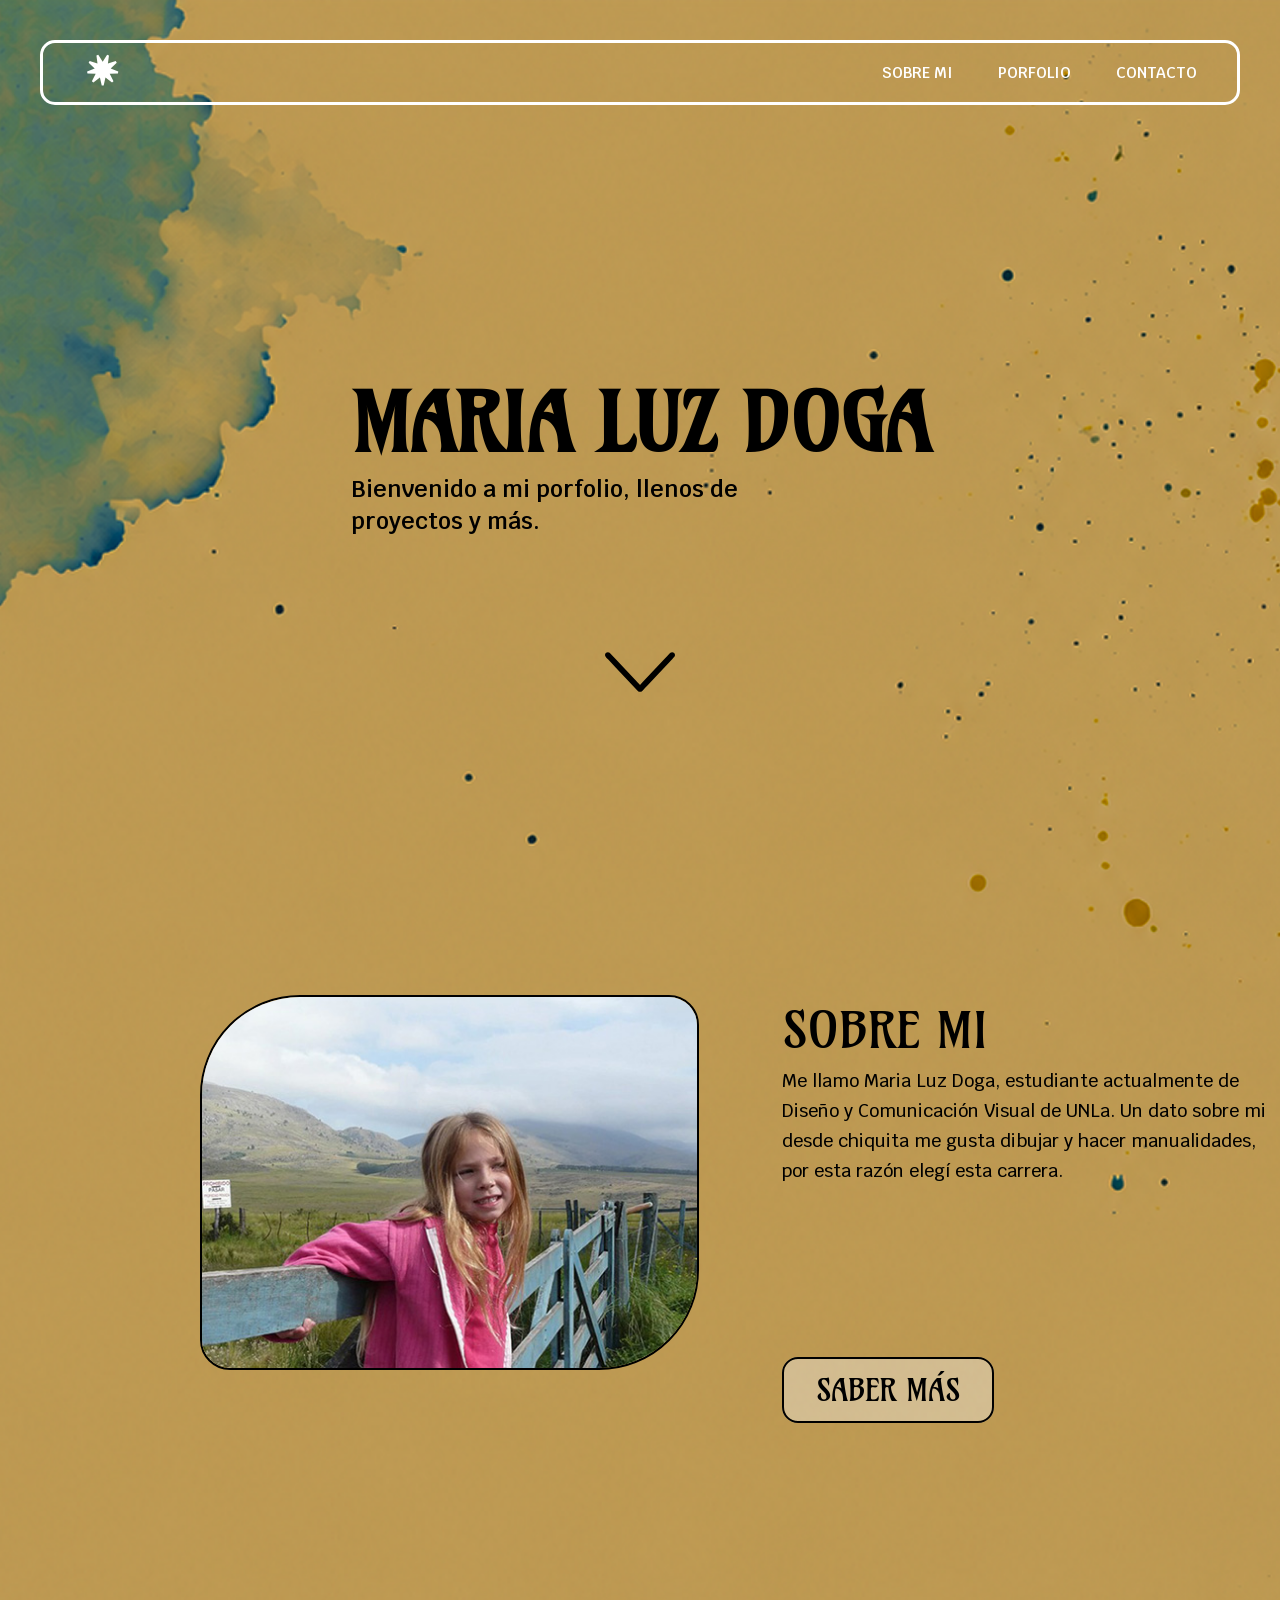
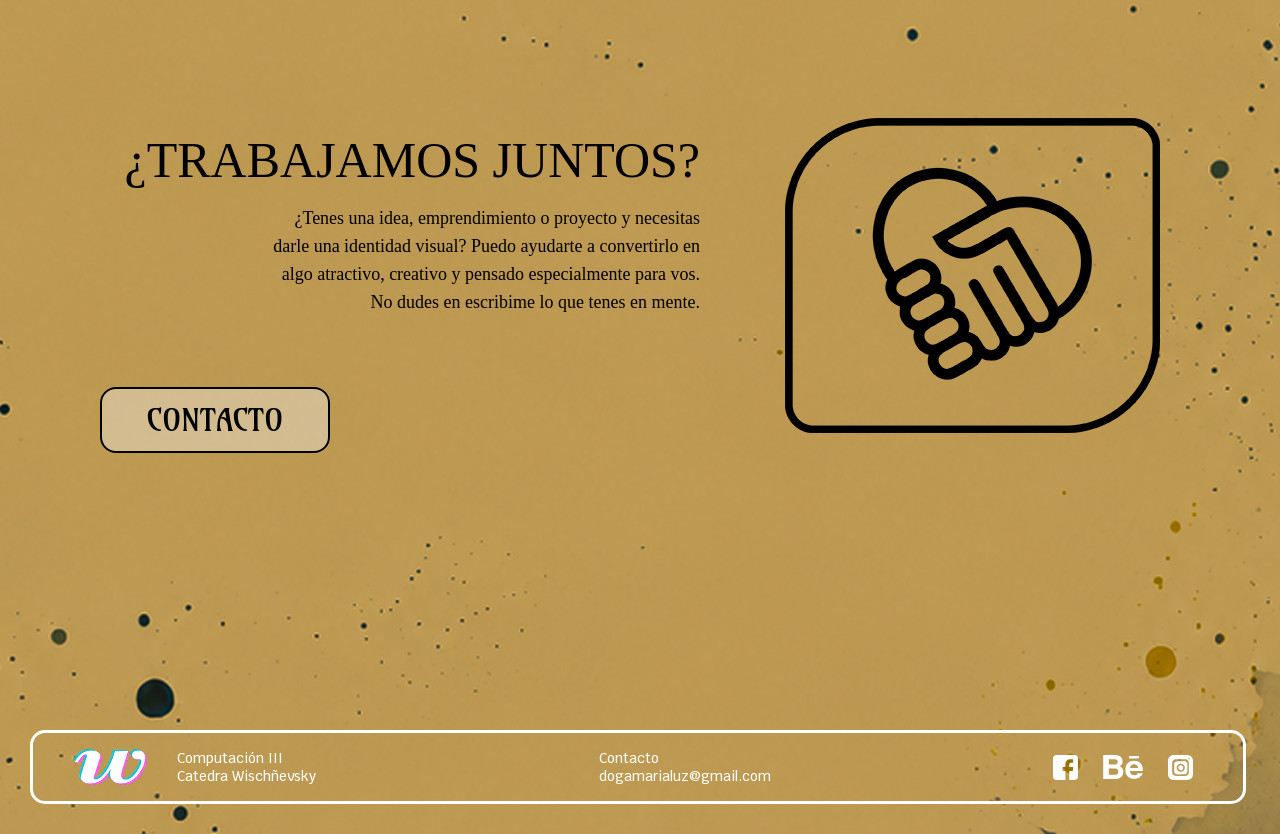
<file: index.html>
<!DOCTYPE html>
<html>

<head>
    <meta charset="utf-8">
    <meta name="viewport" content="width=device-width, initial-scale=1.0">
    <title>La web de Doga</title>
    <link rel="stylesheet" href="estilos.css">
    <link rel="icon" type="image/x-icon" href="favicon.ico">
</head>

<body>
    <header>
        <nav>
            <a href="index.html">
                <img src="img/svg/estrella.svg" alt="logo" width="40" height="39" />
            </a>

            <ul id="botones">
                <li>
                    <a href="sobremi.html">SOBRE MI</a>
                </li>
                <li>
                    <a href="porfolio.html">PORFOLIO</a>
                </li>
                <li>
                    <a href="contacto.html">CONTACTO</a>
                </li>
            </ul>
        </nav>
    </header>

    <main>
        <section class="presentacion">
            <article>
                <h1>MARIA LUZ DOGA</h1>
                <h2>Bienvenido a mi porfolio, llenos de proyectos y más.</h2>
            </article>
            <img src="img/svg/flecha.svg" alt="flecha" width="70" height="31" class="flecha">
        </section>

        <section class="sobremi-index">
            <article class="sm-texto">
                <img id="foto-mia" src="img/chiquita.jpg" alt="yo de chiquita en la tranquera de un campo" width="500"
                    height="375" class="mari-chiquita1">
                <div class="mari">
                    <h3 class="h3-yo">SOBRE MI</h3>
                    <p class="parrafo">Me llamo Maria Luz Doga, estudiante actualmente de Diseño y Comunicación Visual
                        de UNLa. Un dato
                        sobre mi desde chiquita me gusta dibujar y hacer manualidades, por esta razón elegí esta
                        carrera.
                    </p>
                    <a href="sobremi.html" class="boton-sm">SABER MÁS</a>
                </div>
            </article>

        </section>

        <section class="contacto-index">
            <article class="contacto-texto">
                <div class="trabajamos">
                    <h3 class="h3-juntos">¿TRABAJAMOS JUNTOS?</h3>
                    <p class="parrafo-juntos">¿Tenes una idea, emprendimiento o proyecto y necesitas darle una identidad
                        visual? Puedo ayudarte a convertirlo en algo atractivo, creativo y pensado especialmente para
                        vos. No dudes en escribime lo que tenes en mente.</p>
                    <a href="contacto.html" class="boton-cnt">CONTACTO</a>
                </div>
                <img src="img/trabajemos.png" alt="dos manos agarradas formando un corazon" width="375" height="315"
                    class="img-contacto">
            </article>
        </section>

    </main>

    <footer>
        <div class="footer-izquierdo">
            <img src="img/catedra.png" alt="catedra" width="74" height="36">
            <ul>
                <li>
                    <p>Computación III</p>
                </li>
                <li>
                    <p>Catedra Wischñevsky</p>
                </li>
            </ul>
        </div>

        <div class="contacto-mail">
            <ul>
                <li>
                    <p>Contacto</p>
                </li>
                <li>
                    <p>dogamarialuz@gmail.com</p>
                </li>
            </ul>
        </div>

        <div class="redes-sociales">
            <img src="img/svg/facebook.svg" alt="facebook" width="25" height="25">
            <a href="#"></a>

            <img src="img/svg/begance.svg.svg" alt="begance" width="50" height="24">
            <a href="#"></a>

            <img src="img/svg/instagram.svg" alt="instagram" width="25" height="25">
            <a href="#"></a>
        </div>

    </footer>

</body>

</html>
</file>
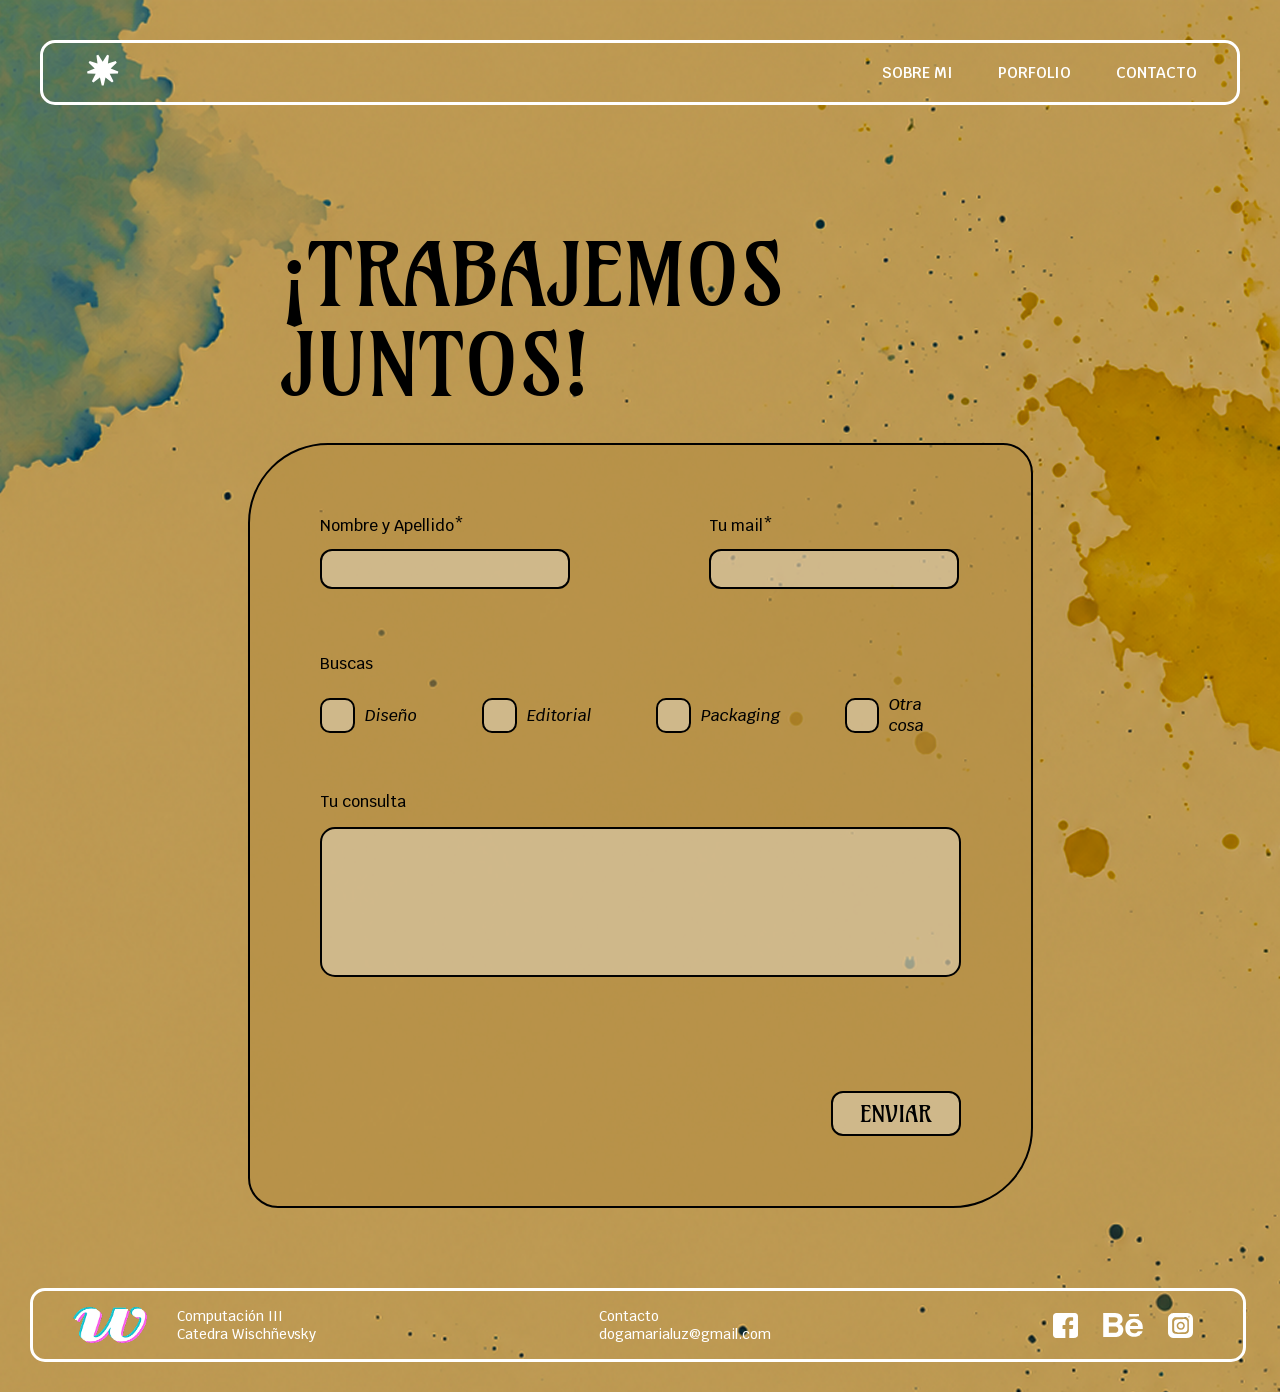
<file: contacto.html>
<!DOCTYPE html>
<html>

<head>
    <meta charset="utf-8">
    <meta name="viewport" content="width=device-width, initial-scale=1.0">
    <title>La web de Doga</title>
    <link rel="stylesheet" href="estilos.css">
    <link rel="icon" type="image/x-icon" href="favicon.ico">
</head>

<body>
    <header>
        <nav>
            <a href="index.html">
                <img src="img/svg/estrella.svg" alt="logo" width="40" height="39" />
            </a>

            <ul id="botones">
                <li>
                    <a href="sobremi.html">SOBRE MI</a>
                </li>
                <li>
                    <a href="porfolio.html">PORFOLIO</a>
                </li>
                <li>
                    <a href="contacto.html">CONTACTO</a>
                </li>
            </ul>
        </nav>
    </header>

    <main id="main-cont">
        <section class="cont-full">
            <h1 class="h1-trabajar">¡TRABAJEMOS JUNTOS!</h1>

            <form method="post" action target="_blank" enctype="multipart/form-data" class="formulario">
                <div class="dato">
                    <div class="datos-personas">
                        <label for="nobre">
                            <p>Nombre y Apellido*</p>
                        </label>
                        <input type="text" name="nombre" id="nombre" maxlength="30" required>
                    </div>
                    <div class="mail">
                        <label for="mail">
                            <p>Tu mail*</p>
                        </label>
                        <input type="email" name="mail" id="email" required>
                    </div>
                </div>

                <div class="buscas">
                    <p>Buscas</p>
                    <div class="selecciona">
                        <label class="checkbox">
                            <input type="checkbox" unchecked>
                            <span>Diseño</span>
                        </label>
                        <label class="checkbox"><input type="checkbox" unchecked>
                            <span>Editorial</span>
                        </label>
                        <label class="checkbox"><input type="checkbox" unchecked><span>Packaging</span>
                        </label>
                        <label class="checkbox"><input type="checkbox" unchecked><span>Otra cosa</span>
                        </label>
                    </div>
                </div>
                <div class="mensaje">
                    <label for="mensaje">
                        <p>Tu consulta</p>
                    </label>
                    <textarea name="mensaje" id="mensaje" maxlength="700" required></textarea>
                </div>
                <input type="submit" class="boton-enviar" value="ENVIAR">
            </form>
        </section>
    </main>

    <footer>
        <div class="footer-izquierdo">
            <img src="img/catedra.png" alt="catedra" width="74" height="36">
            <ul>
                <li>
                    <p>Computación III</p>
                </li>
                <li>
                    <p>Catedra Wischñevsky</p>
                </li>
            </ul>
        </div>

        <div class="contacto-mail">
            <ul>
                <li>
                    <p>Contacto</p>
                </li>
                <li>
                    <p>dogamarialuz@gmail.com</p>
                </li>
            </ul>
        </div>

        <div class="redes-sociales">
            <img src="img/svg/facebook.svg" alt="facebook" width="25" height="25">
            <a href="#"></a>

            <img src="img/svg/begance.svg.svg" alt="begance" width="50" height="24">
            <a href="#"></a>

            <img src="img/svg/instagram.svg" alt="instagram" width="25" height="25">
            <a href="#"></a>
        </div>

    </footer>

</body>
</file>
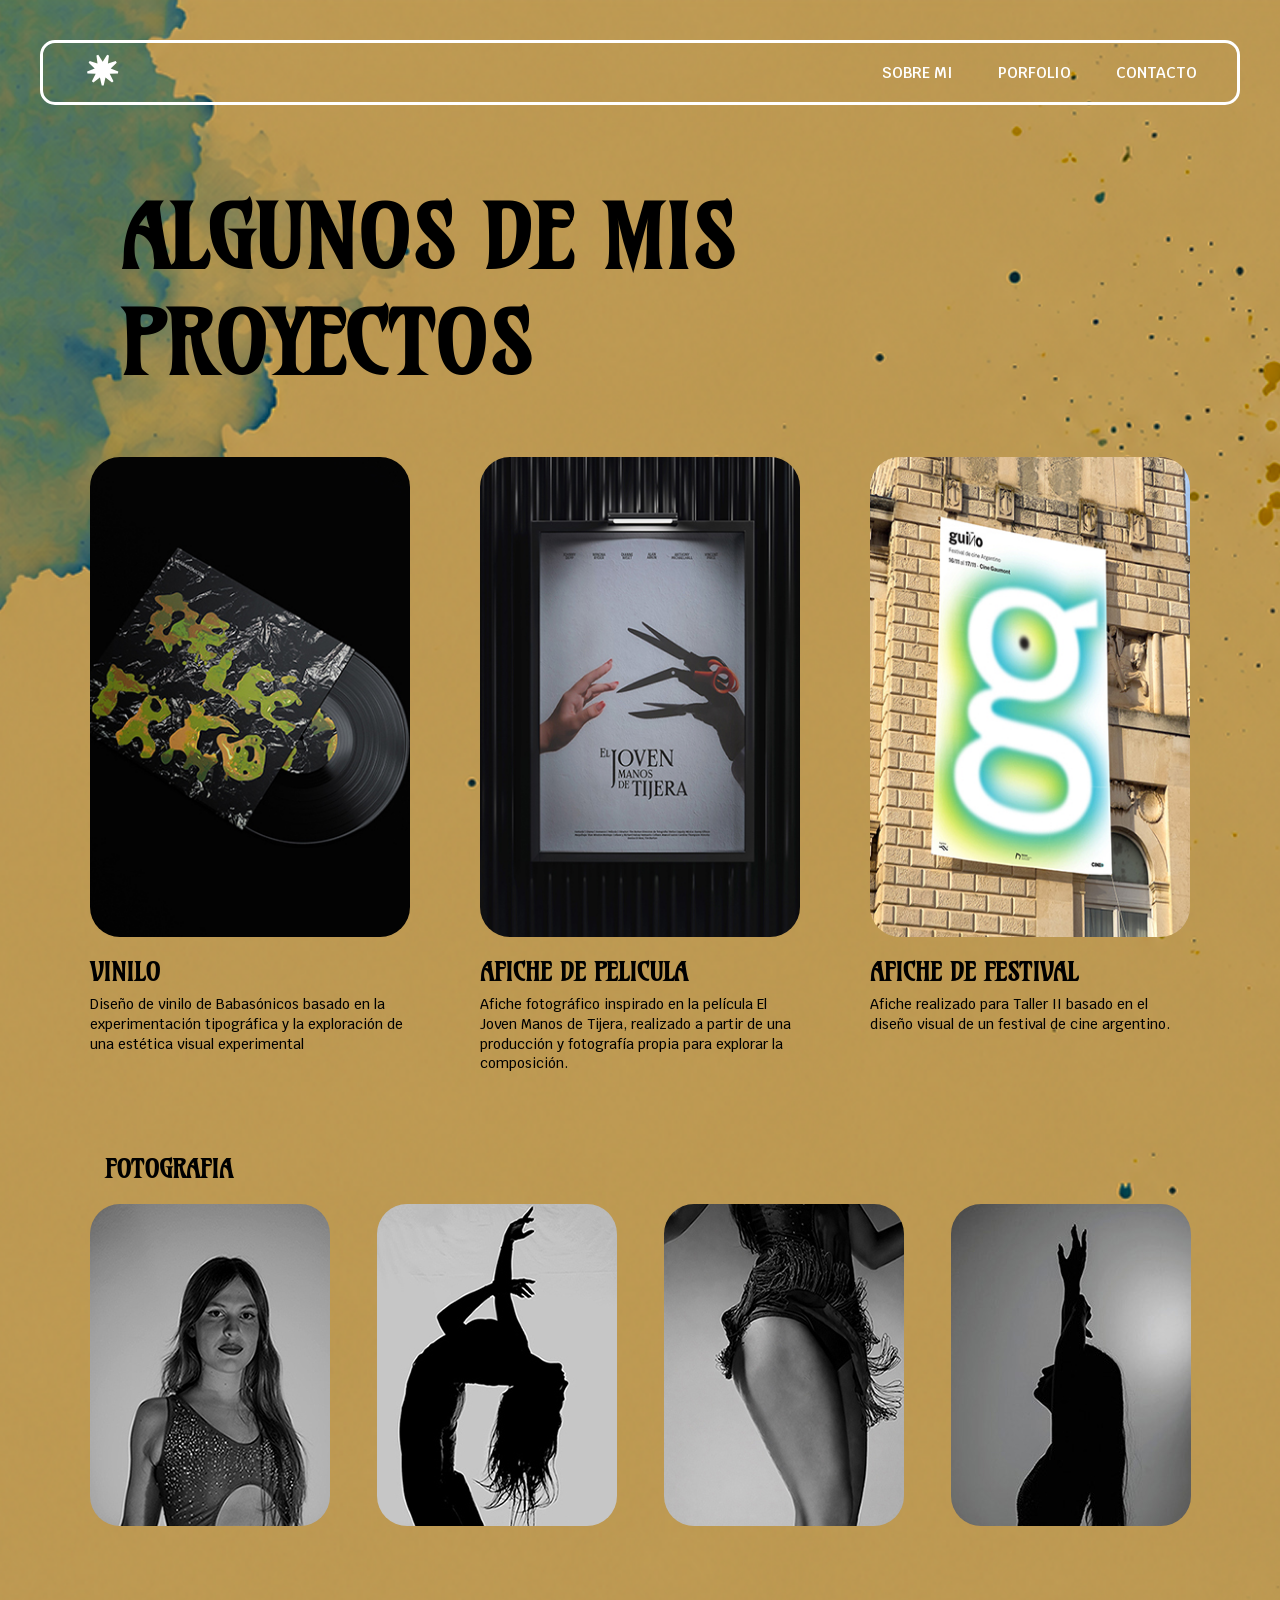
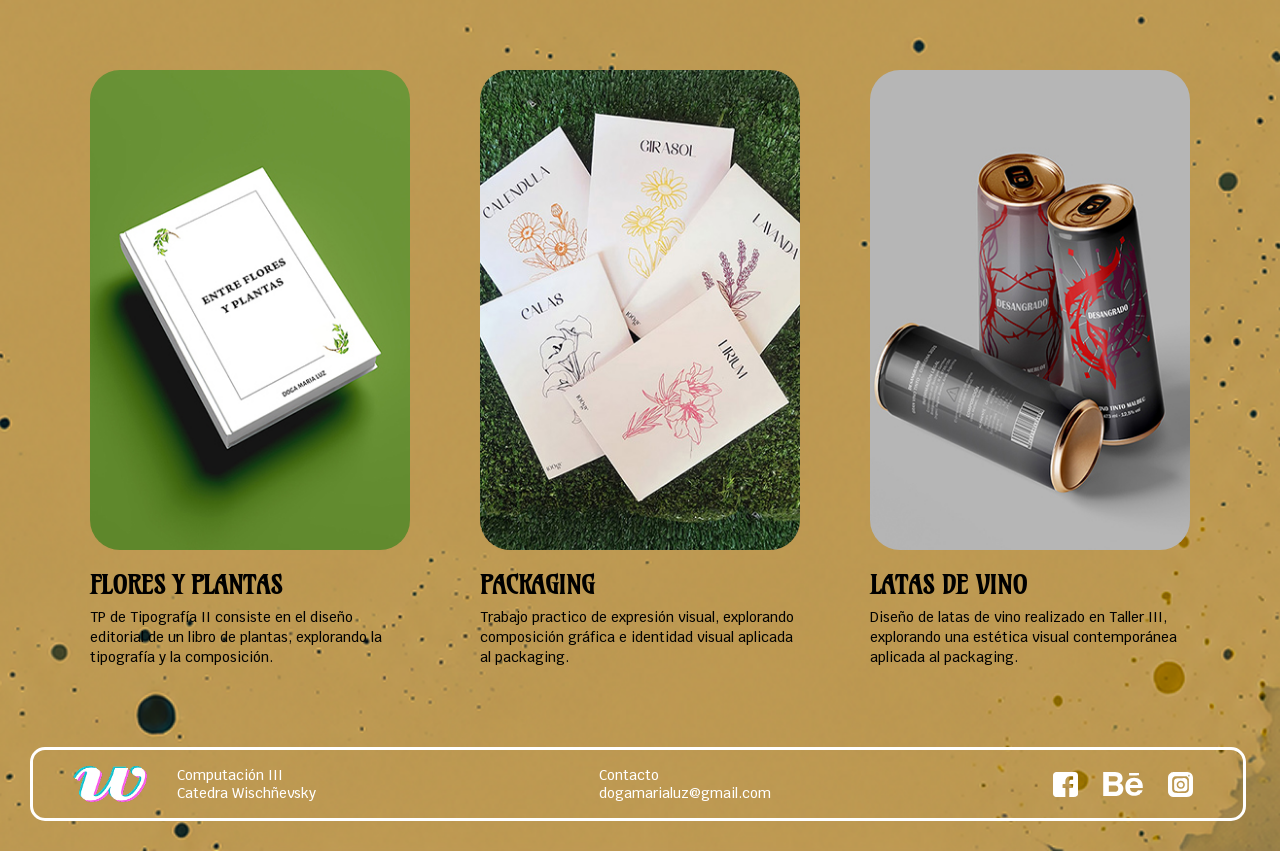
<file: porfolio.html>
<!DOCTYPE html>
<html>

<head>
    <meta charset="utf-8">
    <meta name="viewport" content="width=device-width, initial-scale=1.0">
    <title>La web de Doga</title>
    <link rel="stylesheet" href="estilos.css">
    <link rel="icon" type="image/x-icon" href="favicon.ico">
    <link rel="stylesheet" type="text/css" href="lightbox/jquery.fancybox.css">
</head>

<body>
    <header>
        <nav>
            <a href="index.html">
                <img src="img/svg/estrella.svg" alt="logo" width="40" height="39" />
            </a>

            <ul id="botones">
                <li>
                    <a href="sobremi.html">SOBRE MI</a>
                </li>
                <li>
                    <a href="porfolio.html">PORFOLIO</a>
                </li>
                <li>
                    <a href="contacto.html">CONTACTO</a>
                </li>
            </ul>
        </nav>
    </header>
    <main>
        <section id="proyectos">
            <h1 class="titulo">ALGUNOS DE MIS PROYECTOS</h1>
            <!-- galeria -->

            <article id="galeria-proyectos1">

                <a href="img/porfolio.02/proyecto1.jpg" data-fancybox="gallery" data-caption="Vinilo Babasónicos">
                    <img src="img/porfolio/proyecto1-thumbnail.jpg" alt="Proyecto 1 - vinilo" />
                    <h3>VINILO</h3>
                    <p>Diseño de vinilo de Babasónicos basado en la experimentación tipográfica y la exploración de una
                        estética visual experimental</p>
                </a>

                <a href="img/porfolio.02/proyecto2.jpg" data-fancybox="gallery"
                    data-caption="Afiche Pelicula Joven manos de tijera">
                    <img src="img/porfolio/proyecto2-thumbnail.jpg" alt="Proyecto 2 - pelicula" />
                    <h3>AFICHE DE PELICULA</h3>
                    <p>Afiche fotográfico inspirado en la película El Joven Manos de Tijera, realizado a partir de una
                        producción y fotografía propia para explorar
                        la composición.</p>
                </a>

                <a href="img/porfolio.02/proyecto3.jpg" data-fancybox="gallery"
                    data-caption="Afiche Festival de cines Argentinos">
                    <img src="img/porfolio/proyecto3-thumbnail.jpg" alt="Proyecto 3 - festival" />
                    <h3>AFICHE DE FESTIVAL</h3>
                    <p>Afiche realizado para Taller II basado en el diseño visual de un festival de cine argentino.</p>
                </a>
            </article>

            <!-- galeria grupo2 -->

            <article id="galeria-proyectos2">

                <h3>FOTOGRAFIA</h3>

                <div class="grupo-fotos">
                    <a href="img/porfolio.02/proyecto4.jpg" data-fancybox="gallery" data-caption="Fotografia Retrato">
                        <img src="img/porfolio/proyecto4-thumbnail.jpg" alt="Proyecto 4 - foto retrato" />
                    </a>

                    <a href="img/porfolio.02/proyecto5.jpg" data-fancybox="gallery" data-caption="Fotografia Contraluz">
                        <img src="img/porfolio/proyecto5-thumbnail.jpg" alt="Proyecto 5 - Foto contraluz" />
                    </a>

                    <a href="img/porfolio.02/proyecto6.jpg" data-fancybox="gallery"
                        data-caption="Fotografia en movimiento">
                        <img src="img/porfolio/proyecto6-thumbnail.jpg" alt="Proyecto 6 - Foto en movimiento" />
                    </a>

                    <a href="img/porfolio.02/proyecto7.jpg" data-fancybox="gallery" data-caption="Fotografia Contraluz">
                        <img src="img/porfolio/proyecto7-thumbnail.jpg" alt="Proyecto 7 - Foto Contraluz2" />
                    </a>
                </div>

            </article>

            <!-- galeria grupo3 -->

            <article id="galeria-proyectos3">

                <a href="img/porfolio.02/proyecto8.jpg" data-fancybox="gallery" data-caption="Libro de plantas">
                    <img src="img/porfolio/proyecto8-thumbnail.jpg" alt="Proyecto 8 - libro de plantas" />
                    <h3>FLORES Y PLANTAS</h3>
                    <p>TP de Tipografía II consiste en el diseño editorial de un libro de plantas, explorando la
                        tipografía
                        y la composición.</p>
                </a>

                <a href="img/porfolio.02/proyecto9.jpg" data-fancybox="gallery" data-caption="Packaging de semillas">
                    <img src="img/porfolio/proyecto9-thumbnail.jpg" alt="Proyecto 9 - packaging" />
                    <h3>PACKAGING</h3>
                    <p>Trabajo practico de expresión visual, explorando composición gráfica e identidad visual aplicada
                        al packaging.</p>
                </a>

                <a href="img/porfolio.02/proyecto10.jpg" data-fancybox="gallery" data-caption="Latas de vino">
                    <img src="img/porfolio/proyecto10-thumbnail.jpg" alt="Proyecto 2 - Latas de vino" />
                    <h3>LATAS DE VINO</h3>
                    <p>Diseño de latas de vino realizado
                        en Taller III, explorando una estética visual contemporánea aplicada
                        al packaging.</p>
                </a>
            </article>

        </section>

    </main>
    <footer>
        <div class="footer-izquierdo">
            <img src="img/catedra.png" alt="catedra" width="74" height="36">
            <ul>
                <li>
                    <p>Computación III</p>
                </li>
                <li>
                    <p>Catedra Wischñevsky</p>
                </li>
            </ul>
        </div>

        <div class="contacto-mail">
            <ul>
                <li>
                    <p>Contacto</p>
                </li>
                <li>
                    <p>dogamarialuz@gmail.com</p>
                </li>
            </ul>
        </div>

        <div class="redes-sociales">
            <img src="img/svg/facebook.svg" alt="facebook" width="25" height="25">
            <a href="#"></a>

            <img src="img/svg/begance.svg.svg" alt="begance" width="50" height="24">
            <a href="#"></a>

            <img src="img/svg/instagram.svg" alt="instagram" width="25" height="25">
            <a href="#"></a>
        </div>

    </footer>

    <script src="lightbox/jquery.min.js"></script>
    <script src="lightbox/jquery.fancybox.js"></script>
</body>
</file>
<file: estilos.css>
/* CSS DOCUMENT */
@charset "UTF-8";

/*configuraciones generales*/


@font-face {
    font-family: "amarante regular";
    src: url(fuentes/Amarante-Regular.ttf) format(truetype);
    font-weight: normal;
    font-style: normal;
}

@font-face {
    font-family: "krub medium";
    src: url(fuentes/Krub-Medium.ttf) format(truetype);
    font-weight: medium;
    font-style: normal;
}

@font-face {
    font-family: "krub medium italic";
    src: url(fuentes/Krub-MediumItalic.ttf) format(truetype);
    font-weight: medium;
    font-style: italic;
}

@font-face {
    font-family: "krub semibold";
    src: url(fuentes/Krub-SemiBold.ttf) format(truetype);
    font-weight: bold;
    font-style: normal;
}

@font-face {
    font-family: 'krub bold italic';
    src: url(fuentes/Krub-BoldItalic.ttf) format(truetype);
    font-weight: bold;
    font-style: italic;
}

* {
    /*text-align: center;*/
    list-style: none;
    text-decoration: none;
    margin: 0;
    padding: 0;
    box-sizing: border-box;
}


body {
    background-image: url(img/fondo-completo.png);
    background-size: cover;
    background-repeat: no-repeat;
}

/*header*/

header {
    display: flex;
    padding: 40px;
    justify-content: center;
}

header nav {
    display: flex;
    width: 100%;
    max-width: 1706;
    padding: 8px 40px;
    border: 3px solid white;
    border-radius: 15px;
    justify-content: space-between;
    align-items: center;
    position: relative;
}

#botones {
    display: flex;
    gap: 45px;
}

#botones a {
    color: white;
    font-family: 'krub semibold', sans-serif;
    font-size: 15px;
    font-weight: 600;
}

section {
    width: 100%;
}

/*footer*/

footer {
    display: flex;
    justify-content: space-between;
    align-items: center;
    width: 95%;
    margin: 30px;
    margin-top: 30px;
    padding: 16px 40px;
    border: 3px solid white;
    border-radius: 15px;
}

.footer-izquierdo {
    display: flex;
    align-items: center;
    gap: 30px;
}

.footer-izquierdo ul {
    list-style: none;
}

.footer-izquierdo p {
    color: white;
    font-family: 'krub medium', sans-serif;
    font-size: 14px;
}

.contacto-mail ul {
    list-style: none;
}

.contacto-mail p {
    color: white;

    font-family: 'krub medium', sans-serif;
    font-size: 14px;
}

.redes-sociales {
    display: flex;
    align-items: center;
    gap: 10px;
}

/*aca empieza las aplicaciones*/

.presentacion {
    display: flex;
    flex-direction: column;
    justify-content: center;
    align-items: center;

    height: 90vh;

    text-align: center;
    margin-top: 40px;
}

.presentacion h1 {
    font-family: "amarante regular", sans-serif;
    font-size: 80px;
    color: black;
}

.presentacion h2 {
    font-family: "Krub semibold", sans-serif;
    font-size: 23px;

    width: 420px;

    line-height: 1.4;

    text-align: left;
}

.presentacion img {
    height: 30vh;
}

/*sobre-mi-index*/


.sm-texto {
    display: flex;
    align-items: flex-start;
    gap: 83px;
    height: 80vh;
}

.mari-chiquita1 {

    border-radius: 100px 30px;
    border: 2px solid #000;

    object-fit: cover;
    margin-left: 200px;
}

.h3-yo {
    color: #000;
    font-family: "amarante regular", sans-serif;
    font-size: 50px;
    font-weight: 400;
    line-height: 71px;
}

.boton-sm {
    padding: 12px 32px;
    color: black;
    font-family: "amarante regular", sans-serif;
    font-size: 30px;
    line-height: 109px;
    border-radius: 16px;
    border: 2px solid #000;
    background: rgba(245, 245, 245, 0.38);
}

.boton-sm:hover {
    border: 2px solid #000;
    background: rgba(60, 203, 255, 0.38);
}

.parrafo {
    color: #000;

    font-family: 'krub medium', sans-serif;
    font-size: 18px;
    line-height: 30px;
    max-width: 500px;
    height: 30vh;
}


/*trabajemos-juntos-index*/

.contacto-index {
    display: flex;
    flex-direction: column;
    align-items: flex-start;
    gap: 75px;
    height: 65vh;
}

.contacto-texto {
    display: flex;

    align-items: center;
    gap: 85px;
}

.trabajemos {
    display: flex;
    width: 907px;
    flex-direction: column;
    align-items: flex-end;
    gap: 21px;
}

.h3-juntos {
    color: #000;
    text-align: right;
    font-family: Amarante;
    font-size: 50px;
    font-weight: 400;
    line-height: 90px;
}

.parrafo-juntos {
    height: 199px;
    color: #000;
    text-align: right;
    font-family: Krub;
    font-size: 18px;
    font-weight: 500;
    line-height: 155%;
    margin-left: 270px;
}


.boton-cnt {
    padding: 12px 45px;
    color: black;
    margin-left: 100px;
    font-family: "amarante regular", sans-serif;
    font-size: 30px;
    line-height: 109%;
    border-radius: 16px;
    border: 2px solid #000;
    background: rgba(245, 245, 245, 0.38)
}

.boton-cnt:hover {
    border: 2px solid #000;
    background: rgba(60, 203, 255, 0.38);
}

.img-contacto {
    margin-right: 120px;
}

/*contacto estilos*/

.main-cont {
    display: flex;
    width: 1375px;
    flex-direction: column;
    align-items: flex-start;
    gap: 177px;
}

.cont-full {
    display: flex;
    flex-direction: column;
    align-items: center;

    margin-top: 85px;
}

.h1-trabajar {
    width: 720px;
    height: 213px;
    color: #000;

    font-family: "amarante regular", sans-serif;
    font-size: 85px;
    font-style: normal;
    font-weight: 400;
    line-height: 90px;
}

.formulario {
    width: 785px;
    display: flex;
    flex-direction: column;
    gap: 30px;
    border-radius: 80px 30px;
    border: 2px solid #000;
    background: rgba(181, 141, 67, 0.56);
    padding: 70px 70px;
    margin-bottom: 50px;
}

.datos-personas,
.mail {
    display: flex;
    width: 432px;
    flex-direction: column;
    gap: 13px;
    height: 12vh;
}

.datos-personas input,
.mail input {
    width: 250px;
    height: 40px;
    border-radius: 12px;
    border: 2px solid #000;
    background: rgba(245, 245, 245, 0.38);
    padding: 10px;
}

.formulario label,
.buscas p {
    font-family: "Krub medium", sans-serif;
    font-size: 16px;
}

.buscas {
    height: 12vh;
}

.selecciona {
    display: flex;
    gap: 65px;
    margin-top: 20px;
}

.checkbox {
    display: flex;
    align-items: center;
    gap: 10px;

}

.checkbox input {
    width: 35px;
    height: 35px;
    border-radius: 10px;
    border: 2px solid #000;
    background: rgba(245, 245, 245, 0.38);
    appearance: none;
    cursor: pointer;
    position: relative;
}

.checkbox input:checked::before {
    content: "✓";
    color: black;
    font-size: 16px;
    position: absolute;
    top: 50%;
    left: 50%;
    transform: translate(-50%, -50%);
}

.checkbox span {
    font-family: "krub medium italic", sans-serif;
    font-size: 16px;
    font-weight: 400;
}

.mensaje {
    display: flex;
    flex-direction: column;
    gap: 15px;
    height: 30vh;
}

textarea {
    width: 100%;
    height: 150px;
    resize: none;
    border-radius: 15px;
    border: 2px solid #000;
    background: rgba(245, 245, 245, 0.38);
    padding: 20px;
}

.boton-enviar {
    align-self: flex-end;
    width: 130px;
    height: 45px;
    border-radius: 12px;
    border: 2px solid #000;
    background: rgba(245, 245, 245, 0.38);
    font-family: "amarante regular", sans-serif;
    font-size: 23px;
    cursor: pointer;
}

.boton-enviar:hover {
    border: 2px solid #000;
    background: rgba(60, 203, 255, 0.38);
}

.dato {
    display: flex;
    gap: 137px;
}

/*sobre mi-html*/

.sobre-mi {
    display: flex;
    align-items: center;
    gap: 80px;
    height: 80vh;
}

.img-mari {
    border-radius: 85px 30px;
    border: 2px solid #000;
    object-fit: cover;
    margin-left: 200px;
}

.mas-sobre-mi {
    width: 650px;
}

.mas-sobre-mi h1 {
    font-family: "amarante regular", sans-serif;
    font-size: 70px;
    margin-bottom: 20px;
}

.mas-sobre-mi p {
    font-family: "Krub medium", sans-serif;
    font-size: 18px;
    line-height: 1.5;
}

.info-cajas {
    display: flex;
    justify-content: center;
    gap: 40px;
    height: 75vh;
}

.flex-item {
    width: 340px;
    padding: 35px;
    border-radius: 60px 30px;
    border: 2px solid #000;
    background: rgba(181, 141, 67, 0.56);
    height: 60vh;
}

.flex-item h3 {
    font-family: "amarante regular", sans-serif;
    font-size: 30px;
    margin-bottom: 30px;
}

.flex-item h4 {
    font-family: "krub bold italic", sans-serif;
    font-size: 18px;
    margin-top: 20px;
    margin-bottom: 10px;
}

.flex-item p,
.flex-item li {
    font-family: "Krub medium", sans-serif;
    font-size: 16px;
    line-height: 1.5;
}

.flex-item li {
    margin-bottom: 20px;
}

.hobbies {
    display: flex;
    flex-direction: column;
    align-items: center;
    height: 40vh;
}

.hobbies h5 {
    font-family: "amarante regular", sans-serif;
    font-size: 40px;
    margin-bottom: 50px;

}

.actividad {
    display: flex;
    gap: 40px;
}

.audio {
    display: flex;
    flex-direction: column;
    align-items: center;
    height: 30vh;
}

.audio h5 {
    font-family: "amarante regular", sans-serif;
    font-size: 35px;
    margin-bottom: 40px;
}

.audio audio {
    width: 500px;
    height: 60px;
    border-radius: 5px;
}

.audio p {
    width: 500px;
    text-align: left;
    font-family: "Krub medium", sans-serif;
    font-size: 14px;
    margin-top: 10px;
}

/*porfolio*/

.titulo {
    font-family: "amarante regular", sans-serif;
    font-size: 85px;
    color: #000;
    margin-left: 120px;
    margin-top: 40px;
    margin-bottom: 60px;
    max-width: 1000px;
}

/*grupo1y3*/
#galeria-proyectos1,
#galeria-proyectos3 {
    display: flex;
    justify-content: center;
    align-items: flex-start;
    gap: 70px;
    margin-bottom: 80px;
}

#galeria-proyectos1 a,
#galeria-proyectos3 a {
    width: 320px;
    display: flex;
    flex-direction: column;
    color: black;
}

#galeria-proyectos1 img,
#galeria-proyectos3 img {
    border-radius: 30px;
    width: 100%;
    height: auto;
}

#galeria-proyectos1 h3,
#galeria-proyectos3 h3 {
    margin-top: 20px;
    font-family: "amarante regular", sans-serif;
    font-size: 24px;
}

#galeria-proyectos1 p,
#galeria-proyectos3 p {
    margin-top: 8px;
    font-family: "Krub medium", sans-serif;
    font-size: 14px;
    line-height: 1.4;
}

#galeria-proyecto1 {
    margin-top: 40px;
}

/*grupo2*/
#galeria-proyectos2 {
    display: flex;
    flex-direction: column;
    margin-bottom: 120px;
}

#galeria-proyectos2 h3,
#galeria-proyectos2 p {
    font-family: "amarante regular", sans-serif;
    max-width: 1070px;
    margin-left: auto;
    margin-right: auto;
    width: 90%;
}

#galeria-proyectos2 h3 {
    font-size: 24px;
}


.grupo-fotos {
    display: flex;
    justify-content: center;
    flex-wrap: nowrap;
    gap: 47px;
    margin: 20px 0;
}

.grupo-fotos img {
    width: 240px;
    height: 322px;
    object-fit: cover;
    border-radius: 30px;
}

/*mobile*/

@media (max-width: 768px) {

    header {
        padding: 20px;
    }

    header nav {
        flex-direction: column;
        gap: 20px;
        padding: 15px 20px;
    }

    #botones {
        flex-direction: row;
        gap: 20px;
        justify-content: center;
        padding: 0;
        margin: 0;
    }
}
</file>
